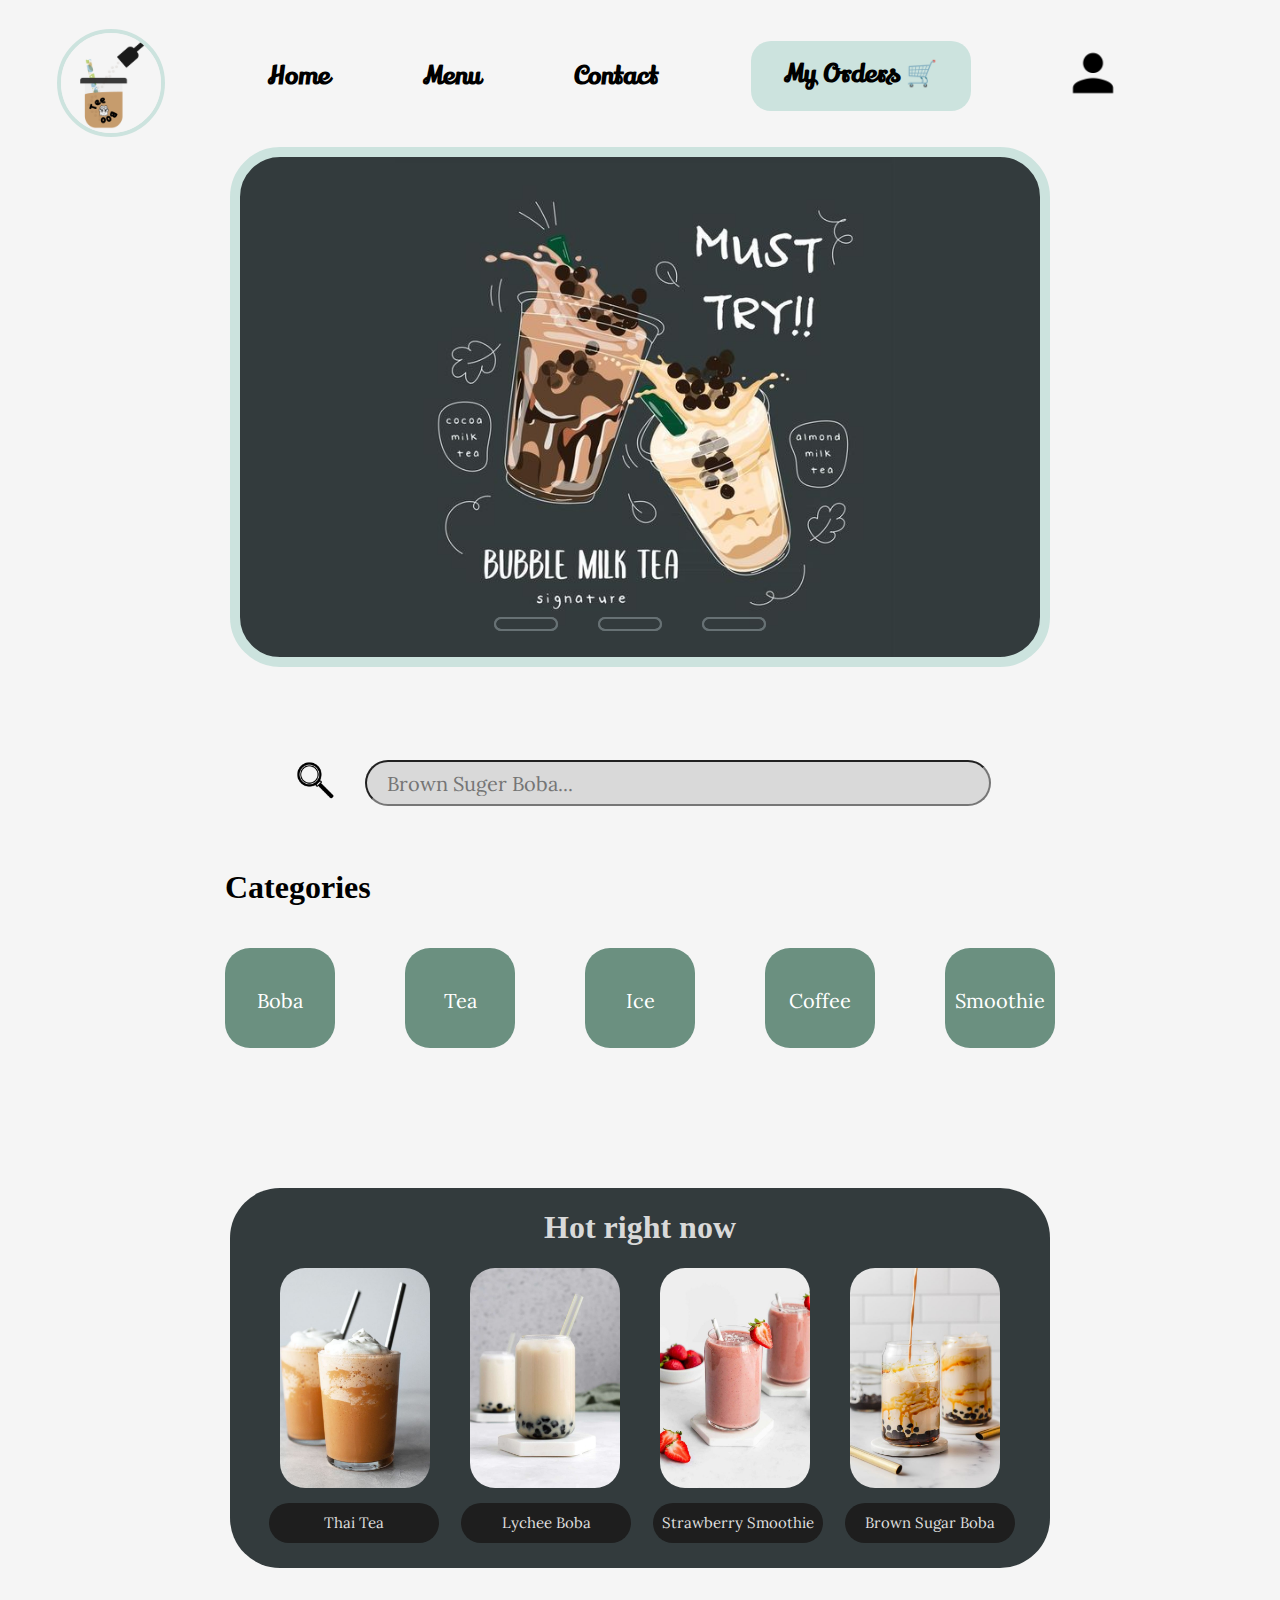
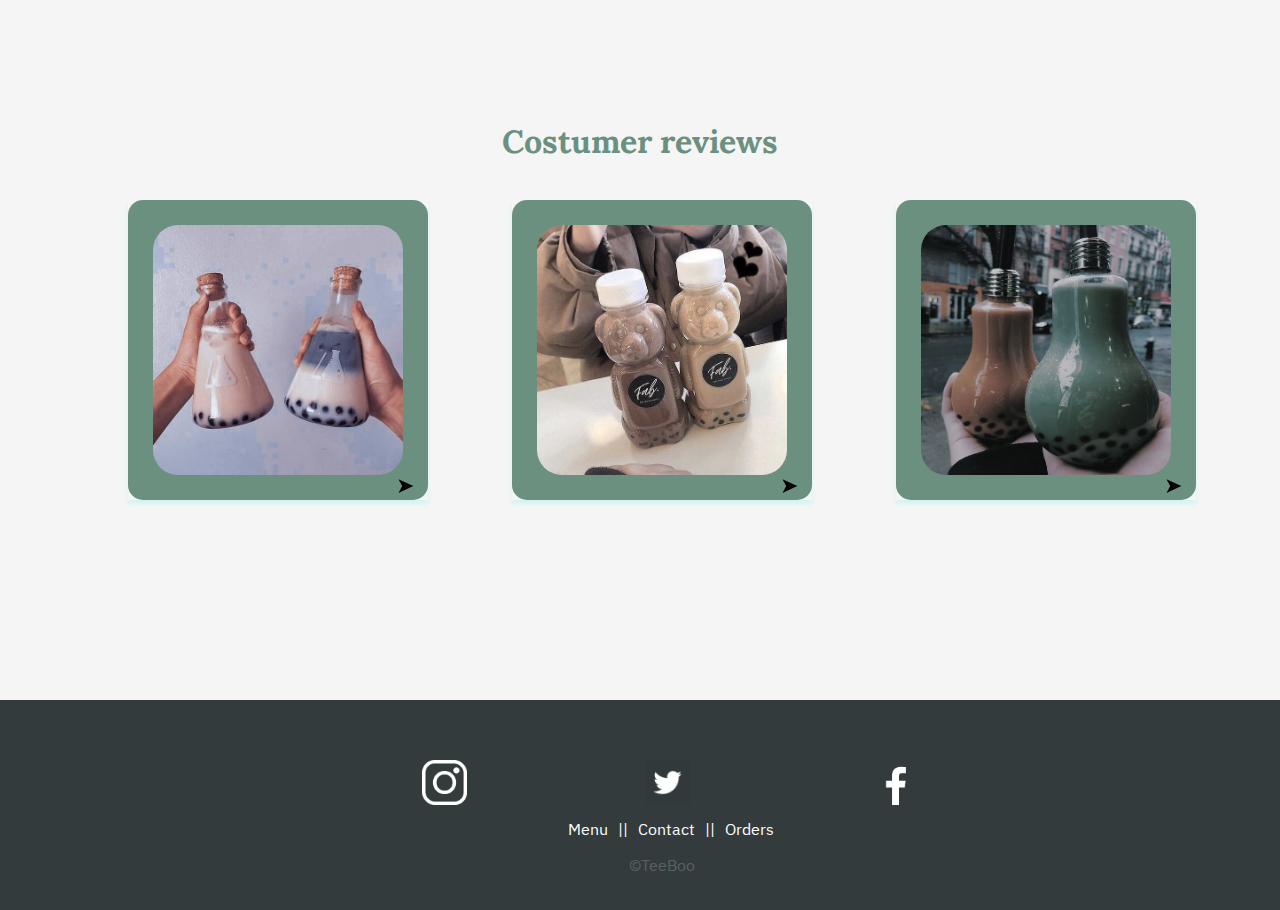
<file: index.html>
<!DOCTYPE html>
<html lang="en">
<head>
    <meta charset="UTF-8">
    <meta http-equiv="X-UA-Compatible" content="IE=edge">
    <meta name="viewport" content="width=device-width, initial-scale=1.0">
    <title>Boba Tea Bar</title>
    <link rel="stylesheet" href="stylesheet/indexStyle.css">
    <link rel="icon" href="images/logo.png">
    <link href='https://fonts.googleapis.com/css?family=Lily Script One' rel='stylesheet'>
    <script src="script.js"></script>
</head>
<body>
<!--Header start-->
<div>
    <div id="header">
        <div>
            <a href="index.html"><img src="images/logo.png" alt="Logo" class="logo"></a>
        </div>
        <div>
            <a href="index.html"><h1>Home</h1></a>
        </div>
        <div>
            <a href="menu.html"><h1>Menu</h1></a>
        </div>
        <div>
            <a href="contact.html"><h1>Contact</h1></a>
        </div>
        <div class="border">
            <a href="myOrders.html"><h1> My Orders 🛒</h1></a>
        </div>
        <div>
            <a href="login.html"><img src="images/person-icon.png" alt="person-icon" class="person-icon"></a>
        </div>
    </div>
</div>
<!--Header end-->

<!--https://www.codingsnow.com/2021/01/image-slider-with-auto-play-manual.html (slideshow)-->
<!--image slider start-->
<div class="sliders">
    <div class="slides">
        <!--radio buttons start-->
        <input type="radio" name="radio-btn" id="radio1">
        <input type="radio" name="radio-btn" id="radio2">
        <input type="radio" name="radio-btn" id="radio3">
        <!--radio buttons end-->
        <!--slide images start-->
        <div class="slide first">
        <img src="images/slideshow.jpg" alt="">
        </div>
        <div class="slide">
        <img src="images/slideshow2.jpg" alt="">
        </div>
        <div class="slide">
        <img src="images/slideshow3.jpg" alt="">
        </div>
        <!--slide images end-->
        <!--automatic navigation start-->
        <div class="navigation-auto">
        <div class="auto-btn1"></div>
        <div class="auto-btn2"></div>
        <div class="auto-btn3"></div>
        </div>
        <!--automatic navigation end-->
    </div>
    <!--manual navigation start-->
    <div class="navigation-manual">
        <label for="radio1" class="manual-btn"></label>
        <label for="radio2" class="manual-btn"></label>
        <label for="radio3" class="manual-btn"></label>
    </div>
    <!--manual navigation end-->
</div>
    <!--image slider end-->

<!--search bar start-->
<div class="search-bar">
    <div>
        <img src="images/search.png" alt="" id="search-icon">
    </div>
    <input type="text" name="search" id="bar" placeholder="Brown Suger Boba...">
</div>
<!--search bar end-->

<!--start category-->
<div class="category">
    <div>
        <h1>Categories</h1>
    </div>
    <div class="category-group">
        <a href="menu.html">
            <div id="category-items">
                <p id="category-text">Boba</p>
            </div>
        </a>
        <a href="menu.html">
            <div id="category-items">
                <p id="category-text">Tea</p>
            </div>
        </a>
        <a href="menu.html">
            <div id="category-items">
                <p id="category-text">Ice</p>
            </div>
        </a>
        <a href="menu.html">
            <div id="category-items">
                <p id="category-text">Coffee</p>
            </div>
        </a>
        <a href="menu.html">
            <div id="category-items">
                <p id="category-text">Smoothie</p>
            </div>
        </a>
    </div>
</div>
<!--end category-->

<!--popular start-->
<div class="popular">
    <div>
        <h1>Hot right now</h1>
    </div>
    <div class="popular-group">
        <div>
            <img src="images/thai-tea.jpg" alt="thai tea" id="popular-img"></img>
        </div>
        <div>
            <img src="images/lychee boba.jpg" alt="lychee boba" id="popular-img"></img>
        </div>
        <div>
            <img src="images/strawberry smoothie.jpg" alt="strawberry smoothie" id="popular-img"></img>
        </div>
        <div>
            <img src="images/brown sugar boba.jpg" alt="brown sugar boba" id="popular-img"></img>
        </div>
    </div>
    <div class="popular-text">
        <p>Thai Tea</p>
        <p>Lychee Boba</p>
        <p>Strawberry Smoothie</p>
        <p>Brown Sugar Boba</p>
    </div>
</div>
<!--popular end-->

<!--reviews start-->
<div id="reviews-text">
    <h1>Costumer reviews</h1>
</div>
<div class="reviews">
    <div class="reviews-group">
        <div class="flip-card">
            <div class="flip-card-inner">
                <div class="flip-card-front">
                    <img src="images/labb boba.png" alt="labb boba" style="width:250px;height:250px; margin-left: 25px; margin-top: 25px; border-radius: 25px;">
                    <p class="flip-card-arrow">➤</p>
                </div>
                <div class="flip-card-back">
                    <h2>Dr. Dottore</h2> 
                    <p>Lorem ipsum dolor sit amet consectetur adipisicing elit. Fuga quaerat nostrum eaque minima corporis assumend. Lorem ipsum, dolor sit amet consectetur adipisicing elit. Corrupti soluta asperiores voluptas.</p> 
                    <p id="grade">9.5 / 10</p>
                </div>
            </div>
        </div>
    </div>
    <div class="reviews-group">
        <div class="flip-card">
            <div class="flip-card-inner">
                <div class="flip-card-front">
                    <img src="images/bear boba.png" alt="bear boba" style="width:250px;height:250px; margin-left: 25px; margin-top: 25px; border-radius: 25px;">
                    <p class="flip-card-arrow">➤</p>
                </div>
                <div class="flip-card-back">
                    <h2>Ciel ミ★</h2> 
                    <p>Lorem ipsum dolor sit amet consectetur adipisicing elit. Fuga quaerat nostrum eaque minima corporis assumend. Lorem ipsum, dolor sit amet consectetur adipisicing elit. Corrupti soluta asperiores voluptas.</p> 
                    <p id="grade">10 / 10</p>
                </div>
            </div>
        </div>
    </div>
    <div class="reviews-group">
        <div class="flip-card">
            <div class="flip-card-inner">
                <div class="flip-card-front">
                    <img src="images/lamp boba.png" alt="lamp boba" style="width:250px;height:250px; margin-left: 25px; margin-top: 25px; border-radius: 25px;">
                    <p class="flip-card-arrow">➤</p>
                </div>
                <div class="flip-card-back">
                    <h2>BobaLover123</h2> 
                    <p>Lorem ipsum dolor sit amet consectetur adipisicing elit. Fuga quaerat nostrum eaque minima corporis assumend. Lorem ipsum, dolor sit amet consectetur adipisicing elit. Corrupti soluta asperiores voluptas.</p> 
                    <p id="grade">9 / 10</p>
                </div>
            </div>
        </div>
    </div>
</div>
<!--reviews end-->

<!--Fotter start-->
<footer class="footer">
    <div class="footer-group">
        <a href="https://www.instagram.com">
            <img src="images/instagram.png" alt="instagram">
        </a>
        <a href="https://www.twitter.com">
            <img src="images/twitter.png" alt="twitter">
        </a>
        <a href="https://www.facebook.com">
            <img src="images/facebook.png" alt="facebook">
        </a>
    </div>
    <div id="footer-text">
        <a href="menu.html">
            <p>Menu</p>
        </a>
        <p>||</p>
        <a href="contact.html">
            <p>Contact</p>
        </a>
        <p>||</p>
        <a href="myOrders.html">
            <p>Orders</p>
        </a>
    </div>
    <p id="credit-text">©TeeBoo</p>
</footer>

</body>
</html>
</file>
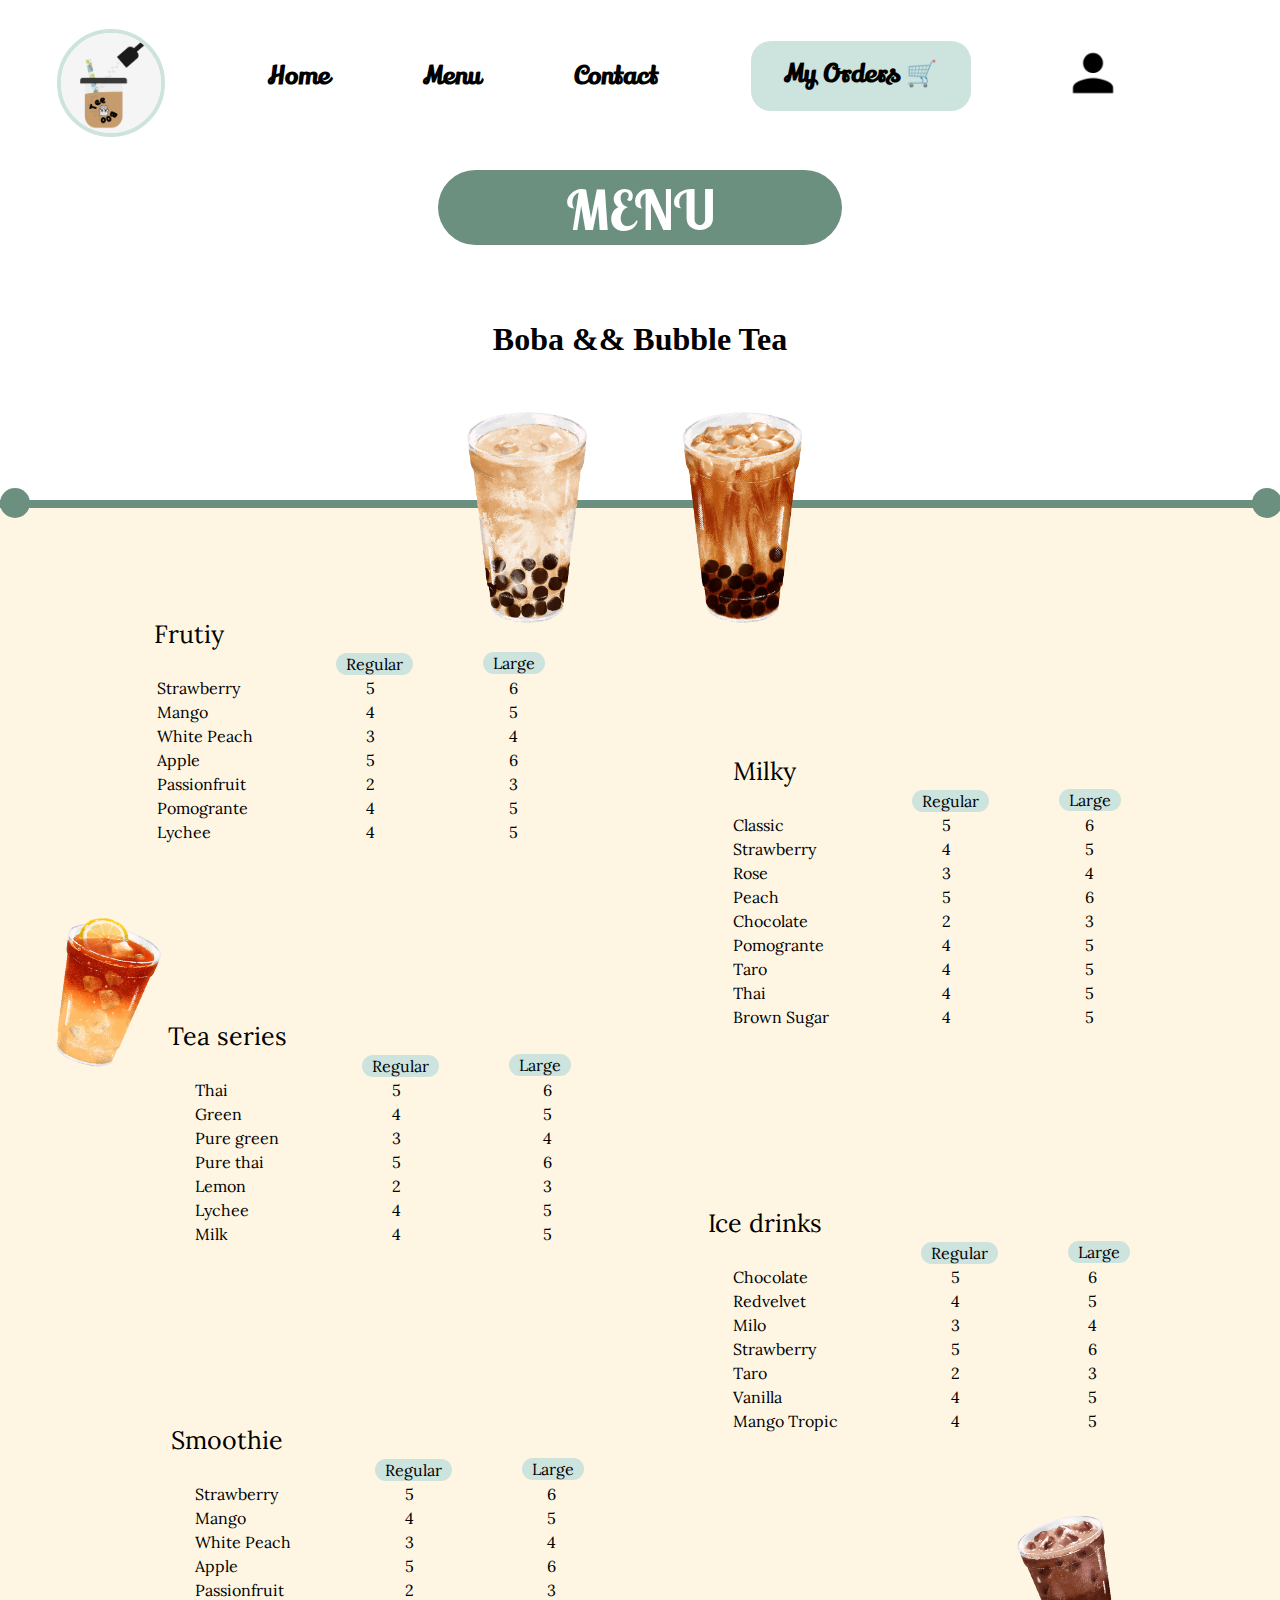
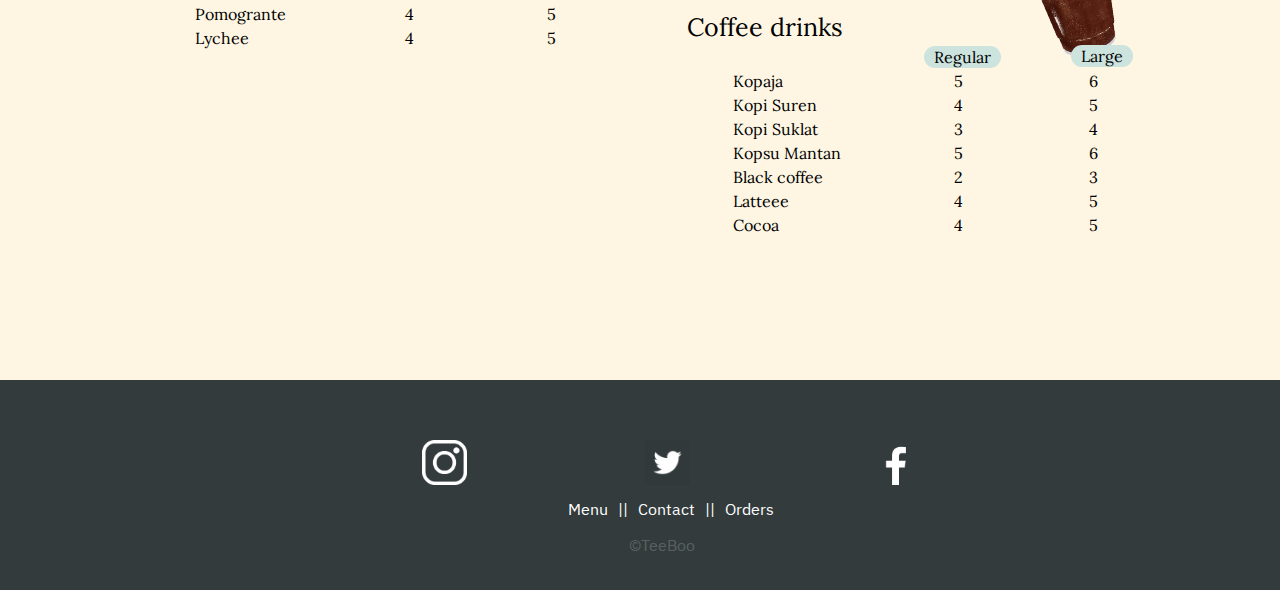
<file: menu.html>
<!DOCTYPE html>
<html lang="en">
<head>
    <meta charset="UTF-8">
    <meta http-equiv="X-UA-Compatible" content="IE=edge">
    <meta name="viewport" content="width=device-width, initial-scale=1.0">
    <title>Boba Tea Bar</title>
    <link rel="stylesheet" href="/stylesheet/indexStyle.css">
    <link rel="stylesheet" href="/stylesheet/menuStyle.css">
    <link rel="icon" href="images/logo.png">
    <link href='https://fonts.googleapis.com/css?family=Lily Script One' rel='stylesheet'>
    <script src="script.js"></script>
</head>
<body>
    <!--Header start-->
    <div>
        <div id="header">
            <div>
                <a href="index.html"><img src="images/logo.png" alt="Logo" class="logo"></a>
            </div>
            <div>
                <a href="index.html"><h1>Home</h1></a>
            </div>
            <div>
                <a href="menu.html"><h1>Menu</h1></a>
            </div>
            <div>
                <a href="contact.html"><h1>Contact</h1></a>
            </div>
            <div class="border">
                <a href="myOrders.html"><h1> My Orders 🛒</h1></a>
            </div>
            <div>
                <a href="login.html"><img src="images/person-icon.png" alt="person-icon" class="person-icon"></a>
            </div>
        </div>
    </div>
    <!--Header end-->

    <!--menu rectangle start-->
    <div class="menu-rectangle">
        MENU
    </div>
    <!--meny rectangle end-->

    <h1 class="title">Boba && Bubble Tea</h1>
    <img src="images/boba.png" alt="boba" class="boba-image">

    <div class="menu-container">
        <div class="circle1"></div>
        <div class="circle2"></div>

        <table class="fruit-container">
            <caption>Frutiy</caption>
            <tr>
                <td></td>
                <td class="size-regular">Regular</td>
                <td class="size-large">Large</td>
            </tr>
            <tr>
                <td>Strawberry</td>
                <td class="text">5</td>
                <td class="text">6</td>
            </tr>
            <tr>
                <td>Mango</td>
                <td class="text">4</td>
                <td class="text">5</td>
            </tr>
            <tr>
                <td>White Peach</td>
                <td class="text">3</td>
                <td class="text">4</td>
            </tr>
            <tr>
                <td>Apple</td>
                <td class="text">5</td>
                <td class="text">6</td>
            </tr>
            <tr>
                <td>Passionfruit</td>
                <td class="text">2</td>
                <td class="text">3</td>
            </tr>
            <tr>
                <td>Pomogrante</td>
                <td class="text">4</td>
                <td class="text">5</td>
            </tr>
            <tr>
                <td>Lychee</td>
                <td class="text">4</td>
                <td class="text">5</td>
            </tr>
        </table>

        <table class="milky-container">
            <caption>Milky</caption>
            <tr>
                <td></td>
                <td class="size-regular">Regular</td>
                <td class="size-large">Large</td>
            </tr>
            <tr>
                <td>Classic</td>
                <td class="text">5</td>
                <td class="text">6</td>
            </tr>
            <tr>
                <td>Strawberry</td>
                <td class="text">4</td>
                <td class="text">5</td>
            </tr>
            <tr>
                <td>Rose</td>
                <td class="text">3</td>
                <td class="text">4</td>
            </tr>
            <tr>
                <td>Peach</td>
                <td class="text">5</td>
                <td class="text">6</td>
            </tr>
            <tr>
                <td>Chocolate</td>
                <td class="text">2</td>
                <td class="text">3</td>
            </tr>
            <tr>
                <td>Pomogrante</td>
                <td class="text">4</td>
                <td class="text">5</td>
            </tr>
            <tr>
                <td>Taro</td>
                <td class="text">4</td>
                <td class="text">5</td>
            </tr>
            <tr>
                <td>Thai</td>
                <td class="text">4</td>
                <td class="text">5</td>
            </tr>
            <tr>
                <td>Brown Sugar</td>
                <td class="text">4</td>
                <td class="text">5</td>
            </tr>
        </table>

        <table class="tea-container">
            <caption>Tea series</caption>
            <tr>
                <td></td>
                <td class="size-regular">Regular</td>
                <td class="size-large">Large</td>
            </tr>
            <tr>
                <td>Thai</td>
                <td class="text">5</td>
                <td class="text">6</td>
            </tr>
            <tr>
                <td>Green</td>
                <td class="text">4</td>
                <td class="text">5</td>
            </tr>
            <tr>
                <td>Pure green</td>
                <td class="text">3</td>
                <td class="text">4</td>
            </tr>
            <tr>
                <td>Pure thai</td>
                <td class="text">5</td>
                <td class="text">6</td>
            </tr>
            <tr>
                <td>Lemon</td>
                <td class="text">2</td>
                <td class="text">3</td>
            </tr>
            <tr>
                <td>Lychee</td>
                <td class="text">4</td>
                <td class="text">5</td>
            </tr>
            <tr>
                <td>Milk</td>
                <td class="text">4</td>
                <td class="text">5</td>
            </tr>
        </table>

        <img src="images/tea.png" alt="tea img" class="tea-img">

        <table class="ice-container">
            <caption>Ice drinks</caption>
            <tr>
                <td></td>
                <td class="size-regular">Regular</td>
                <td class="size-large">Large</td>
            </tr>
            <tr>
                <td>Chocolate</td>
                <td class="text">5</td>
                <td class="text">6</td>
            </tr>
            <tr>
                <td>Redvelvet</td>
                <td class="text">4</td>
                <td class="text">5</td>
            </tr>
            <tr>
                <td>Milo</td>
                <td class="text">3</td>
                <td class="text">4</td>
            </tr>
            <tr>
                <td>Strawberry</td>
                <td class="text">5</td>
                <td class="text">6</td>
            </tr>
            <tr>
                <td>Taro</td>
                <td class="text">2</td>
                <td class="text">3</td>
            </tr>
            <tr>
                <td>Vanilla</td>
                <td class="text">4</td>
                <td class="text">5</td>
            </tr>
            <tr>
                <td>Mango Tropic</td>
                <td class="text">4</td>
                <td class="text">5</td>
            </tr>
        </table>

        <table class="smoothie-container">
            <caption>Smoothie</caption>
            <tr>
                <td></td>
                <td class="size-regular">Regular</td>
                <td class="size-large">Large</td>
            </tr>
            <tr>
                <td>Strawberry</td>
                <td class="text">5</td>
                <td class="text">6</td>
            </tr>
            <tr>
                <td>Mango</td>
                <td class="text">4</td>
                <td class="text">5</td>
            </tr>
            <tr>
                <td>White Peach</td>
                <td class="text">3</td>
                <td class="text">4</td>
            </tr>
            <tr>
                <td>Apple</td>
                <td class="text">5</td>
                <td class="text">6</td>
            </tr>
            <tr>
                <td>Passionfruit</td>
                <td class="text">2</td>
                <td class="text">3</td>
            </tr>
            <tr>
                <td>Pomogrante</td>
                <td class="text">4</td>
                <td class="text">5</td>
            </tr>
            <tr>
                <td>Lychee</td>
                <td class="text">4</td>
                <td class="text">5</td>
            </tr>
        </table>

        <table class="coffee-container">
            <caption>Coffee drinks</caption>
            <tr>
                <td></td>
                <td class="size-regular">Regular</td>
                <td class="size-large">Large</td>
            </tr>
            <tr>
                <td>Kopaja</td>
                <td class="text">5</td>
                <td class="text">6</td>
            </tr>
            <tr>
                <td>Kopi Suren</td>
                <td class="text">4</td>
                <td class="text">5</td>
            </tr>
            <tr>
                <td>Kopi Suklat</td>
                <td class="text">3</td>
                <td class="text">4</td>
            </tr>
            <tr>
                <td>Kopsu Mantan</td>
                <td class="text">5</td>
                <td class="text">6</td>
            </tr>
            <tr>
                <td>Black coffee</td>
                <td class="text">2</td>
                <td class="text">3</td>
            </tr>
            <tr>
                <td>Latteee</td>
                <td class="text">4</td>
                <td class="text">5</td>
            </tr>
            <tr>
                <td>Cocoa</td>
                <td class="text">4</td>
                <td class="text">5</td>
            </tr>
        </table>

        <img src="images/classic cocoa.png" alt="cocoa img" class="cocoa">
    </div>

    <!--Fotter start-->
    <footer class="footer">
        <div class="footer-group">
            <a href="https://www.instagram.com">
                <img src="images/instagram.png" alt="instagram">
            </a>
            <a href="https://www.twitter.com">
                <img src="images/twitter.png" alt="twitter">
            </a>
            <a href="https://www.facebook.com">
                <img src="images/facebook.png" alt="facebook">
            </a>
        </div>
        <div id="footer-text">
            <a href="menu.html">
                <p>Menu</p>
            </a>
            <p>||</p>
            <a href="contact.html">
                <p>Contact</p>
            </a>
            <p>||</p>
            <a href="myOrders.html">
                <p>Orders</p>
            </a>
        </div>
        <p id="credit-text">©TeeBoo</p>
    </footer>
</body>
</html>
</file>
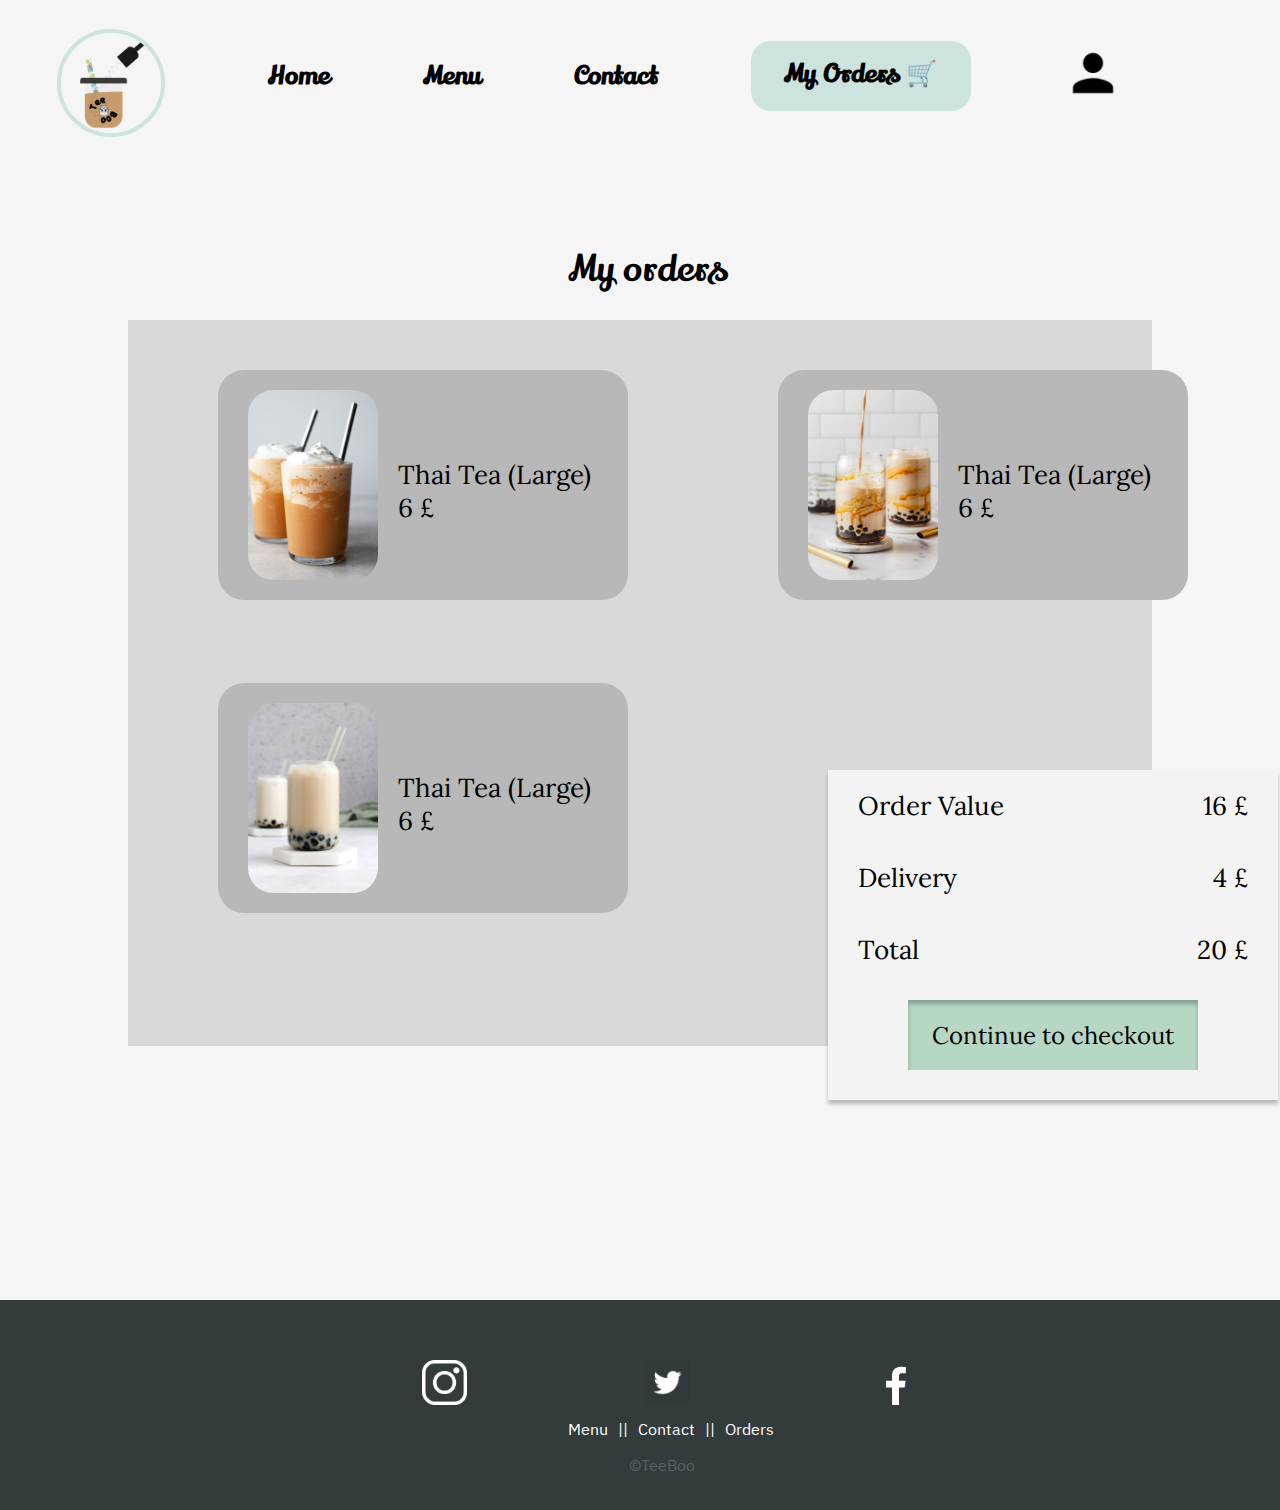
<file: myOrders.html>
<!DOCTYPE html>
<html lang="en">
<head>
    <meta charset="UTF-8">
    <meta http-equiv="X-UA-Compatible" content="IE=edge">
    <meta name="viewport" content="width=device-width, initial-scale=1.0">
    <title>Boba Tea Bar</title>
    <link rel="stylesheet" href="/stylesheet/myOrdersSyle.css">
    <link rel="stylesheet" href="/stylesheet/indexStyle.css">
    <link rel="icon" href="images/logo.png">
    <link href='https://fonts.googleapis.com/css?family=Lily Script One' rel='stylesheet'>
    <script src="script.js"></script>
</head>
<body>
    <!--Header start-->
    <div>
        <div id="header">
            <div>
                <a href="index.html"><img src="images/logo.png" alt="Logo" class="logo"></a>
            </div>
            <div>
                <a href="index.html"><h1>Home</h1></a>
            </div>
            <div>
                <a href="menu.html"><h1>Menu</h1></a>
            </div>
            <div>
                <a href="contact.html"><h1>Contact</h1></a>
            </div>
            <div class="border">
                <a href="myOrders.html"><h1> My Orders 🛒</h1></a>
            </div>
            <div>
                <a href="login.html"><img src="images/person-icon.png" alt="person-icon" class="person-icon"></a>
            </div>
        </div>
    </div>
    <!--Header end-->

    <div class="orders-container">
        <p class="orders-headline">My orders</p>
        <div class="gray-rectangle">
            <div class="order-1">
                <p class="order-text">Thai Tea (Large) <br>6 £</p>
                <img src="images/thai-tea.jpg" alt="thai-tea" class="order-img">
            </div>
            <div class="order-2">
                <p class="order-text">Thai Tea (Large) <br>6 £</p>
                <img src="images/brown sugar boba.jpg" alt="thai-tea" class="order-img">
            </div>
            <div class="order-3">
                <p class="order-text">Thai Tea (Large) <br>6 £</p>
                <img src="images/lychee boba.jpg" alt="thai-tea" class="order-img">
            </div>
            <div class="checkout">
                <div class="checkout-text">
                    <p>Order Value</p>
                    <p>16 £</p>
                </div>
                <div class="checkout-text">
                    <p>Delivery</p>
                    <p>4 £</p>
                </div>
                <div class="checkout-text">
                    <p>Total</p>
                    <p>20 £</p>
                </div>
                <input type="submit" value="Continue to checkout" class="checkout-button">
            </div>
        </div>
    </div>

    <!--Fotter start-->
    <footer class="footer">
        <div class="footer-group">
            <a href="https://www.instagram.com">
                <img src="images/instagram.png" alt="instagram">
            </a>
            <a href="https://www.twitter.com">
                <img src="images/twitter.png" alt="twitter">
            </a>
            <a href="https://www.facebook.com">
                <img src="images/facebook.png" alt="facebook">
            </a>
        </div>
        <div id="footer-text">
            <a href="menu.html">
                <p>Menu</p>
            </a>
            <p>||</p>
            <a href="contact.html">
                <p>Contact</p>
            </a>
            <p>||</p>
            <a href="myOrders.html">
                <p>Orders</p>
            </a>
        </div>
        <p id="credit-text">©TeeBoo</p>
    </footer>
</body>
</html>
</file>
<file: stylesheet/indexStyle.css>
/*fonts*/
@import url('https://fonts.googleapis.com/css2?family=Lora&display=swap');
@import url('https://fonts.googleapis.com/css2?family=IBM+Plex+Sans+KR&display=swap');

body{
    background-color: F6FFF8;
    display: flex;
    justify-content: center;
    background-color: #f5f5f5;
}

a{
    text-decoration: none;
}

/*header start*/

div > #header > div > a{
    text-decoration: none;
    color: black;
}

div > a > h1{
    font-size: 25px;
}

#header{
    position: absolute;
    width: 90%;
    height: 15%;
    left: 5%;
    display: flex;
    justify-content: space-evenly;
    align-items: center;
    flex-direction: row;
    font-family: 'Lily Script One';
    font-weight: 100;
    flex: wrap;
    min-width:700px;
}

#header > div > h1{
    font-size: 24px;
}

.logo{
    width: 100px;
    margin-top: 20px;
    margin-left: -100px;
    margin-right: 10px;
    border: #CCE3DE 4px solid;
    border-radius: 100%;
}

.person-icon{
    width: 60px;
}

.border{
    width: 220px;
    height: 65px;
    background-color: #CCE3DE;
    border-radius: 20px;
    text-align: center;
    padding-bottom: 5px;
}

/*header end*/

/*Slider start*/
.sliders{
    margin: 11%;
    width: 800px;
    height: 500px;
    border-radius: 10px;
    overflow: hidden;
    background-color: #333B3D;
    border-radius: 50px;
    border: 10px #CCE3DE solid;
}
  
.slides{
    width: 500%;
    height: 500px;
    display: flex;
}

.slides input{
    display: none;
}

.slide{
    width: 20%;
    transition: 2s;
}

.slide img{
    padding-left: 155px;
    width: 500px;
    height: 500px;
}

/*manual slide navigation*/

.navigation-manual{
    position: absolute;
    width: 500px;
    margin-top: -40px;
    display: flex;
    justify-content: center;
    margin-left: 140px;
}

.manual-btn{
    border: 2px solid #677174;
    width: 50px;
    border-radius: 10px;
    padding: 5px;
    cursor: pointer;
    transition: 1s;
}

.manual-btn:not(:last-child){
    margin-right: 40px;
}

.manual-btn:hover{
    background: #677174;
}

#radio1:checked ~ .first{
    margin-left: 0;
}

#radio2:checked ~ .first{
    margin-left: -20%;
}

#radio3:checked ~ .first{
    margin-left: -40%;
}

/*css for automatic navigation*/

.navigation-auto{
    position: absolute;
    display: flex;
    width: 500px;
    justify-content: center;
    margin-top: 460px;
    margin-left: 140px;
}

.navigation-auto div{
    border: 2px solid #677174;
    padding: 5px;
    width: 50px;
    border-radius: 10px;
    transition: 1s;
}

.navigation-auto div:not(:last-child){
    margin-right: 40px;
}

#radio1:checked ~ .navigation-auto .auto-btn1{
    background: #677174;
}

#radio2:checked ~ .navigation-auto .auto-btn2{
    background: #677174;
}

#radio3:checked ~ .navigation-auto .auto-btn3{
    background: #677174;
}

/*Slider end*/

/*Search bar start*/
.search-bar{
    position: absolute;
    width: 900px;
    top: 760px;
    display: flex;
    margin-left: 10px;
}

#search-icon{
    width: 40px;
    padding-left: 100px;
}

#bar{
    position: absolute;
    width: 600px;
    height: 40px;
    margin-left: 170px;
    padding-left: 20px;
    color: rgba(0, 0, 0, 0.6);;
    background: #D9D9D9;
    font-family: 'Lora', serif;
    font-size: 20px;
    border-radius: 30px;
}

/*Search bar end*/

/*Category start*/
.category{
    position: absolute;
    flex: display;
    margin-top: 840px;
    height: 255px;
}

.category-group{
    display: flex;
    flex-direction: row;
    column-gap: 70px;
}

#category-items{
    width: 110px;
    height: 100px;
    background-color: #6B9080;
    border-radius: 25px;
}

#category-text{
    padding-top: 40px;
    text-align: center;
    color: white;
    font-family: 'Lora', serif;
    font-size: 20px;
} 

/*Category end*/

/*popular statr*/
.popular{
    position: absolute;
    margin-top: 1180px;
    background-color: #333B3D;
    height: 380px;
    text-align: center;
    color: #D9D9D9;
    border-radius: 50px;
}

.popular-group{
    display: flex;
    flex-direction: row;
    column-gap: 40px;
    margin-left: 50px;
    margin-right: 50px;

}

#popular-img{
    width: 150px;
    height: 220px;
    border-radius: 25px;
    display: block;
}

.popular-text{
    width: auto;
    display: flex;
    flex-direction: row;
    margin-left: 39px;
    gap: 22px;
}

.popular-text > p{
    padding-top: 10px;
    width: 170px;
    height: 30px;
    border-radius: 25px;
    color: #DEDEDE;
    background: #1E1E1E;
    font-family: 'Lora', serif;
    text-align: center;
    font-size: 15px;
}
/*popular end*/

/*costumer reviews start*/
/*https://www.w3schools.com/howto/tryit.asp?filename=tryhow_css_flip_card*/
#reviews-text{
    position: absolute;
    top: 1700px;
    color:#6B9080;
    font-family: 'Lora', serif;

}

.reviews{
    position: absolute;
    width: 90%;
    height: 450px;
    top: 1700px;
    color: #6B9080;
    font-family: 'IBM Plex Sans KR', sans-serif;
    font-style: thin;
    display: flex;
    margin-left: 10%;
}

.reviews-group{
    margin-top: 100px;
    display: flex;
    flex-direction: row;
    width: 60%;

}

.flip-card {
    background-color: transparent;
    width: 300px;
    height: 300px;
    perspective: 1000px;
}

.flip-card-arrow{
    position: absolute;
    margin-top: -10px;
    margin-left: 268px;
    font-size: 22px;
}
  
.flip-card-inner {
    position: relative;
    width: 100%;
    height: 100%;
    transition: transform 0.6s;
    transform-style: preserve-3d;
    box-shadow: 0px 4px 4px rgba(117, 239, 237, 0.25);
}
  
.flip-card:hover .flip-card-inner {
    transform: rotateY(180deg);
}
  
.flip-card-front, .flip-card-back {
    position: absolute;
    width: 100%;
    height: 100%;
    -webkit-backface-visibility: hidden;
    backface-visibility: hidden;
}
  
.flip-card-front {
    background-color: #6B9080;;
    color: black;
    border-radius: 15px;

}
  
.flip-card-back {
    background-color: #A4C3B2;
    color: rgba(255, 255, 255, 0.97);
    transform: rotateY(180deg);
    border-radius: 15px;
}

.flip-card-back > p{
    margin: 0px 10px 10px 20px;
}

#grade{
    color: #4a5852;
}

.flip-card-back > h2{
    margin: 30px 10px 0px 10px;
}

/*costumer reviews end*/

/*footer start*/
.footer{
    display: flex;
    position: absolute;
    width: 100%;
    height: 210px;
    top: 2300px;
    background-color: #333B3D;
    font-family: 'IBM Plex Sans KR';
}

.footer-group{
    padding-left: 120px;
    width: 80%;
    margin-left: 10%;
}

.footer-group > a > img{
    margin: 60px 0px 0px 17%;
    width: 45px;
    height: 45px;
}

#footer-text{
    margin-left: -55%;
    margin-top: 8%;
    color: white;
    display: flex; 
    gap: 10px;
}

#footer-text > a{
    color: white;
    text-decoration: none;
}

#credit-text{
    margin-top: 12%;
    margin-left: -145px;
    color: rgba(255, 255, 255, 0.2);
}
/*footer end*/
</file>
<file: stylesheet/menuStyle.css>
@import url('https://fonts.googleapis.com/css2?family=Lobster+Two&display=swap');

body{
    background-color: white;
}


.menu-rectangle{
    position: absolute;
    padding-top: 5px;
    width: 404px;
    height: 70px;
    top: 170px;
    background: #6B9080;
    border-radius: 58px;
    position: absolute;
    font-family: 'Lobster Two', cursive;
    font-style: normal;
    font-weight: 700;
    font-size: 55px;
    text-align: center;
    color: #FFFFFF;
}

.title{
    position: absolute;
    top: 300px;
}

.boba-image{
    position: absolute;
    top: 400px;
    width: 30%;
}

.menu-container{
    z-index: -4;
    position: absolute;
    width: 100%;
    height: 1600px;
    top: 500px;
    border-top: #6B9080 8px solid;
    background-color: #FEF6E3;
}

.circle1{
    width: 30px;
    height: 30px;
    margin-top: -20px;
    left: 0;
    background-color: #6B9080;
    border-radius: 50%;
}

.circle2{
    width: 30px;
    height: 30px;
    margin-top: -30px;
    margin-left: 97.85%;
    background-color: #6B9080;
    border-radius: 50%;
}

table{
    font-family: 'Lora', serif;
}

.fruit-container{
    margin-top: 100px;
    margin-left: 12%;
    width: 400px;
}

td{
    text-align: left;
    gap: 100px;
}

.text{
    padding-left: 30px;
    width: auto;
}

caption{
    font-size: 25px;
    margin-left: -330px;
}

.size-regular{
    display: inline-block;
    padding-left: 10px;
    padding-right: 10px;
    background-color: #CCE3DE;
    border-radius: 102px;
}

.size-large{
    position: absolute;
    margin-left: 70px;
    display: inline-block;
    padding-left: 10px;
    padding-right: 10px;
    background-color: #CCE3DE;
    border-radius: 102px;
}

.milky-container{
    margin-top: -90px;
    margin-left: 57%;
    width: 400px;
}

.tea-container{
    margin-top: -10px;
    margin-left: 15%;
    width: 400px;
}

.tea-img{
    position: absolute;
    width: 100px;
    height: 150px;
    left: 4%;
    top: 410px;
    transform: rotate(15.61deg);
    z-index: -2;
}

.ice-container{
    margin-top: -40px;
    margin-left: 57%;
    width: 400px;
}

.smoothie-container{
    margin-top: -10px;
    margin-left: 15%;
    width: 400px;
}

.coffee-container{
    margin-top: -40px;
    margin-left: 57%;
    width: 400px;
}

.cocoa{
    position: absolute;
    left: 80%;
    top: 1000px;
    width: 100px;
    height: 150px;
    z-index: -2;
    transform: rotate(-15.56deg);
}

.footer{
    top: 1980px;
}
</file>
<file: stylesheet/myOrdersSyle.css>
.orders-container{
    position: absolute;
    width: 80%;
    height: 820px;
    left: 10%;
    top: 200px;
}

.orders-headline{
    position: absolute;
    width: auto;
    left: 43%;
    font-family: 'Lily Script One';
    font-style: normal;
    font-size: 36px;
    line-height: 66px;
}

.gray-rectangle{
    position: absolute;
    width: 100%;
    height: 726px;
    top: 120px;
    background-color: #D9D9D9;
}

.order-1{
    position: absolute;
    width: 40%;
    height: 230px;
    left: 90px;
    top: 50px;
    background: #B8B8B8;
    border-radius: 26px;
}

.order-text{
    position: absolute;
    left: 180px;
    top: 27%;
    font-family: 'Lora';
    font-style: normal;
    font-weight: 400;
    font-size: 26px;
}

.order-img{
    position: absolute;
    width: 130px;
    height: 190px;
    left: 30px;
    top: 20px;
    border-radius: 25px;
}

.order-2{
    position: absolute;
    width: 40%;
    height: 230px;
    left: 650px;
    top: 50px;
    background: #B8B8B8;
    border-radius: 26px;
}

.order-3{
    position: absolute;
    width: 40%;
    height: 230px;
    left: 90px;
    top: 50%;
    background: #B8B8B8;
    border-radius: 26px;
}

.checkout{
    position: absolute;
    width: 450px;
    height: 330px;
    left: 700px;
    top: 450px;
    background: #F3F3F3;
    box-shadow: 0px 4px 4px rgba(0, 0, 0, 0.25);
}

.checkout-text{
    padding-left: 30px;
    padding-right: 30px;
    display: flex;
    flex-direction: row;
    justify-content: space-between;
    font-family: 'Lora';
    font-style: normal;
    font-weight: 400;
    font-size: 26px;
    line-height: 20px;
}

.checkout-button{
    position: absolute;
    width: 290px;
    height: 70px;
    left: 80px;
    top: 230px;
    border: 0px transparent;
    background: #B5D7C4;
    box-shadow: inset 0px 4px 4px rgba(0, 0, 0, 0.25);

    font-family: 'Lora';
    font-style: normal;
    font-size: 24px;
}

.footer{
    margin-top: -1000px;
}
</file>
